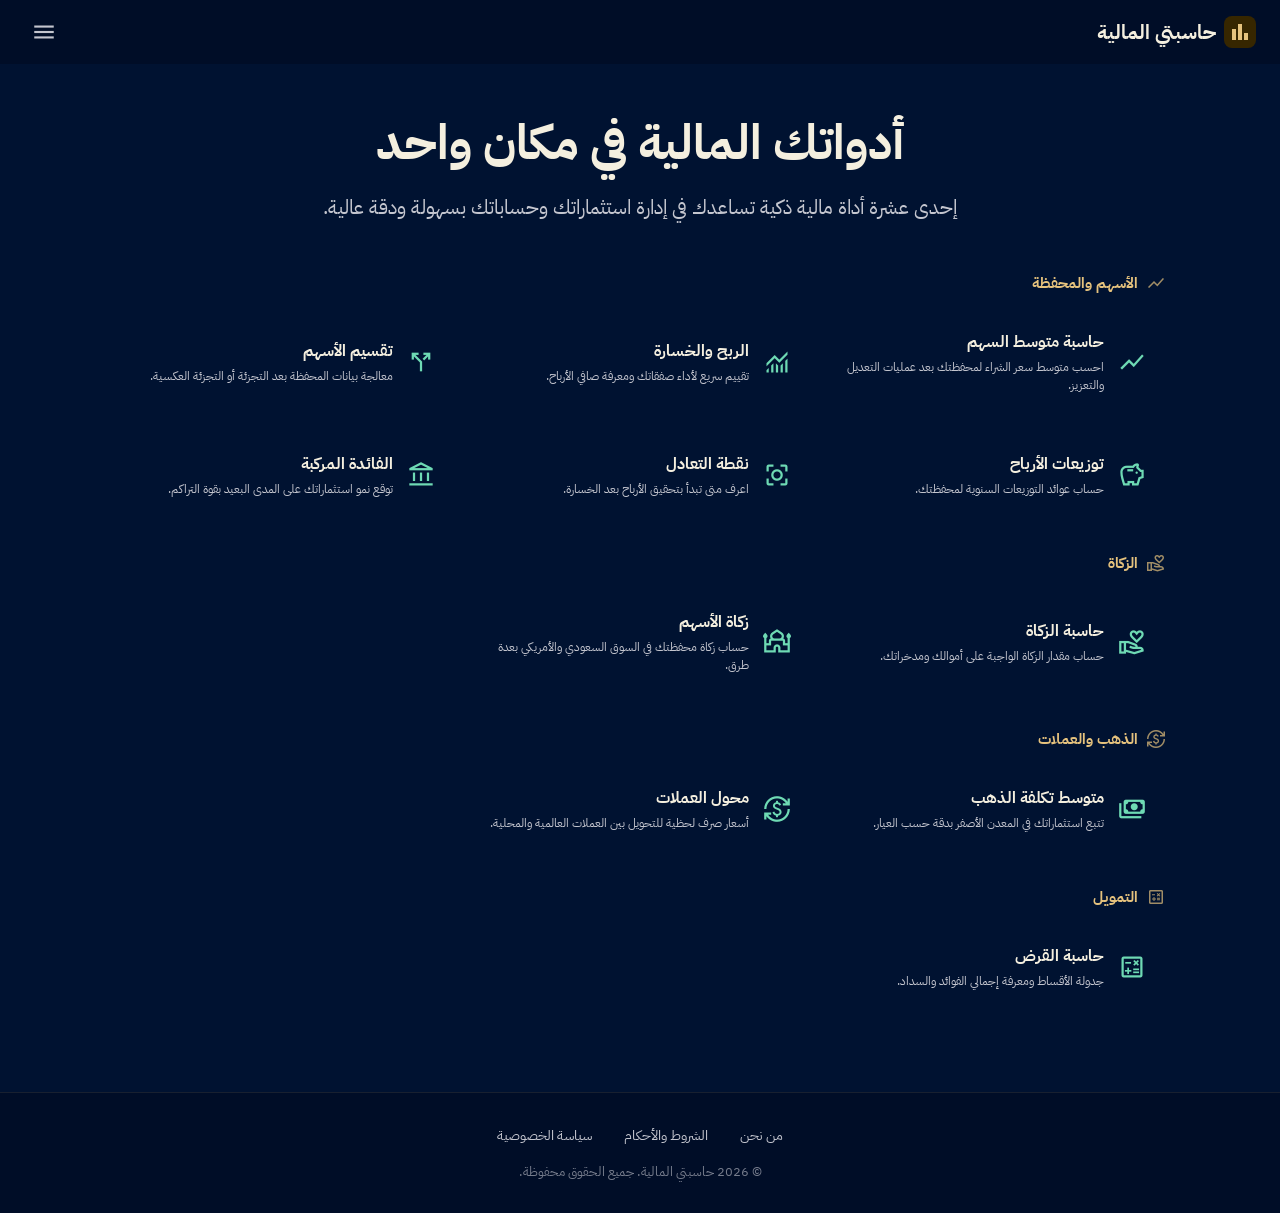
<file: index.html>
<!DOCTYPE html>
<html class="dark" dir="rtl" lang="ar">
<head>
<meta charset="utf-8">
<meta name="viewport" content="width=device-width, initial-scale=1.0, maximum-scale=1.0, user-scalable=no">
<meta name="apple-mobile-web-app-capable" content="yes">
<meta name="apple-mobile-web-app-status-bar-style" content="black-translucent">
<meta name="theme-color" content="#001231">
<title>حاسبتي المالية - الأدوات المالية الذكية</title>
<meta name="description" content="إحدى عشرة أداة مالية ذكية تساعدك في إدارة استثماراتك وحساباتك بسهولة ودقة عالية.">
<meta property="og:title" content="حاسبتي المالية">
<meta property="og:description" content="أدواتك المالية في مكان واحد — إحدى عشرة حاسبة مالية ذكية.">
<meta property="og:url" content="https://www.hasebti.com">
<meta property="og:type" content="website">
<link rel="icon" href="favicon.ico">
<link href="https://fonts.googleapis.com/css2?family=IBM+Plex+Sans+Arabic:wght@400;500;700&display=swap" rel="stylesheet">
<link href="https://fonts.googleapis.com/css2?family=Material+Symbols+Outlined:wght,FILL@100..700,0..1&display=swap" rel="stylesheet">
<link rel="stylesheet" href="shared.css">
<style>
.hero{text-align:center;padding:48px 24px 16px;max-width:900px;margin:0 auto}
.hero h1{font-size:clamp(28px,5vw,48px);font-weight:700;color:var(--cream);margin-bottom:16px;line-height:1.3}
.hero p{font-size:clamp(16px,2.5vw,20px);color:var(--text-sub);max-width:640px;margin:0 auto;line-height:1.7}
.tools-section{padding:32px 24px 48px;max-width:1100px;margin:0 auto}
.cat-block{margin-bottom:32px}
.cat-title{font-size:15px;font-weight:700;color:var(--gold);margin-bottom:14px;display:flex;align-items:center;gap:8px}
.cat-title .material-symbols-outlined{font-size:20px;opacity:0.7}
.tools-grid{display:grid;grid-template-columns:repeat(auto-fill,minmax(280px,1fr));gap:14px}
.tool-card{padding:22px 20px;border-radius:12px;cursor:pointer;transition:all 0.2s;display:flex;gap:14px;align-items:center;text-decoration:none}
.tool-card:hover{background:var(--bg-bright);transform:translateY(-2px)}
.tool-card .material-symbols-outlined{color:var(--teal);font-size:28px;flex-shrink:0}
.tool-card h4{font-size:16px;font-weight:700;color:var(--cream);margin-bottom:4px}
.tool-card p{font-size:12px;color:var(--text-sub);line-height:1.5}
</style>
</head>
<body>

<div class="sidebar-overlay" id="sidebarOverlay" onclick="closeSidebar()"></div>
<nav class="sidebar" id="sidebar">
  <div class="sidebar-header"><span>القائمة</span><button class="sidebar-close" onclick="closeSidebar()"><span class="material-symbols-outlined">close</span></button></div>
  <a class="sidebar-home" href="index.html"><span class="material-symbols-outlined">home</span>الرئيسية</a>
  <div class="sidebar-cat">الأسهم والمحفظة</div>
  <a class="sidebar-link" href="stocks.html"><span class="material-symbols-outlined">show_chart</span>متوسط السهم</a>
  <a class="sidebar-link" href="profit.html"><span class="material-symbols-outlined">monitoring</span>الربح والخسارة</a>
  <a class="sidebar-link" href="split.html"><span class="material-symbols-outlined">call_split</span>تقسيم الأسهم</a>
  <a class="sidebar-link" href="dividend.html"><span class="material-symbols-outlined">savings</span>توزيعات الأرباح</a>
  <a class="sidebar-link" href="breakeven.html"><span class="material-symbols-outlined">center_focus_strong</span>نقطة التعادل</a>
  <a class="sidebar-link" href="compound.html"><span class="material-symbols-outlined">account_balance</span>الفائدة المركبة</a>
  <div class="sidebar-cat">الزكاة</div>
  <a class="sidebar-link" href="zakat.html"><span class="material-symbols-outlined">volunteer_activism</span>حاسبة الزكاة</a>
  <a class="sidebar-link" href="zakats.html"><span class="material-symbols-outlined">mosque</span>زكاة الأسهم</a>
  <div class="sidebar-cat">الذهب والعملات</div>
  <a class="sidebar-link" href="gold.html"><span class="material-symbols-outlined">payments</span>متوسط تكلفة الذهب</a>
  <a class="sidebar-link" href="currency.html"><span class="material-symbols-outlined">currency_exchange</span>محول العملات</a>
  <div class="sidebar-cat">التمويل</div>
  <a class="sidebar-link" href="loan.html"><span class="material-symbols-outlined">calculate</span>حاسبة القرض</a>
  <div class="sidebar-footer">
    <a href="about.html">من نحن</a>
    <a href="terms.html">الشروط والأحكام</a>
    <a href="privacy.html">سياسة الخصوصية</a>
    <div class="sidebar-copy">© 2026 حاسبتي المالية</div>
  </div>
</nav>

<header class="top-bar">
  <a href="index.html" class="logo-wrap"><div class="logo-icon"><span class="material-symbols-outlined">bar_chart</span></div><span>حاسبتي المالية</span></a>
  <button class="menu-btn" onclick="openSidebar()"><span class="material-symbols-outlined">menu</span></button>
</header>

<main>
  <section class="hero">
    <h1>أدواتك المالية في مكان واحد</h1>
    <p>إحدى عشرة أداة مالية ذكية تساعدك في إدارة استثماراتك وحساباتك بسهولة ودقة عالية.</p>
  </section>

  <section class="tools-section">
    <div class="cat-block">
      <div class="cat-title"><span class="material-symbols-outlined">show_chart</span>الأسهم والمحفظة</div>
      <div class="tools-grid">
        <a class="tool-card bg-high" href="stocks.html"><span class="material-symbols-outlined">show_chart</span><div><h4>حاسبة متوسط السهم</h4><p>احسب متوسط سعر الشراء لمحفظتك بعد عمليات التعديل والتعزيز.</p></div></a>
        <a class="tool-card bg-container" href="profit.html"><span class="material-symbols-outlined">monitoring</span><div><h4>الربح والخسارة</h4><p>تقييم سريع لأداء صفقاتك ومعرفة صافي الأرباح.</p></div></a>
        <a class="tool-card bg-low" href="split.html"><span class="material-symbols-outlined">call_split</span><div><h4>تقسيم الأسهم</h4><p>معالجة بيانات المحفظة بعد التجزئة أو التجزئة العكسية.</p></div></a>
        <a class="tool-card bg-highest" href="dividend.html"><span class="material-symbols-outlined">savings</span><div><h4>توزيعات الأرباح</h4><p>حساب عوائد التوزيعات السنوية لمحفظتك.</p></div></a>
        <a class="tool-card bg-high" href="breakeven.html"><span class="material-symbols-outlined">center_focus_strong</span><div><h4>نقطة التعادل</h4><p>اعرف متى تبدأ بتحقيق الأرباح بعد الخسارة.</p></div></a>
        <a class="tool-card bg-container" href="compound.html"><span class="material-symbols-outlined">account_balance</span><div><h4>الفائدة المركبة</h4><p>توقع نمو استثماراتك على المدى البعيد بقوة التراكم.</p></div></a>
      </div>
    </div>

    <div class="cat-block">
      <div class="cat-title"><span class="material-symbols-outlined">volunteer_activism</span>الزكاة</div>
      <div class="tools-grid">
        <a class="tool-card bg-container" href="zakat.html"><span class="material-symbols-outlined">volunteer_activism</span><div><h4>حاسبة الزكاة</h4><p>حساب مقدار الزكاة الواجبة على أموالك ومدخراتك.</p></div></a>
        <a class="tool-card bg-highest" href="zakats.html"><span class="material-symbols-outlined">mosque</span><div><h4>زكاة الأسهم</h4><p>حساب زكاة محفظتك في السوق السعودي والأمريكي بعدة طرق.</p></div></a>
      </div>
    </div>

    <div class="cat-block">
      <div class="cat-title"><span class="material-symbols-outlined">currency_exchange</span>الذهب والعملات</div>
      <div class="tools-grid">
        <a class="tool-card bg-low" href="gold.html"><span class="material-symbols-outlined">payments</span><div><h4>متوسط تكلفة الذهب</h4><p>تتبع استثماراتك في المعدن الأصفر بدقة حسب العيار.</p></div></a>
        <a class="tool-card bg-container" href="currency.html"><span class="material-symbols-outlined">currency_exchange</span><div><h4>محول العملات</h4><p>أسعار صرف لحظية للتحويل بين العملات العالمية والمحلية.</p></div></a>
      </div>
    </div>

    <div class="cat-block">
      <div class="cat-title"><span class="material-symbols-outlined">calculate</span>التمويل</div>
      <div class="tools-grid">
        <a class="tool-card bg-high" href="loan.html"><span class="material-symbols-outlined">calculate</span><div><h4>حاسبة القرض</h4><p>جدولة الأقساط ومعرفة إجمالي الفوائد والسداد.</p></div></a>
      </div>
    </div>
  </section>
</main>

<footer class="site-footer">
  <div class="footer-links">
    <a href="about.html">من نحن</a>
    <a href="terms.html">الشروط والأحكام</a>
    <a href="privacy.html">سياسة الخصوصية</a>
  </div>
  <div class="footer-copy">© 2026 حاسبتي المالية. جميع الحقوق محفوظة.</div>
</footer>

<script src="shared.js"></script>
</body>
</html>
</file>
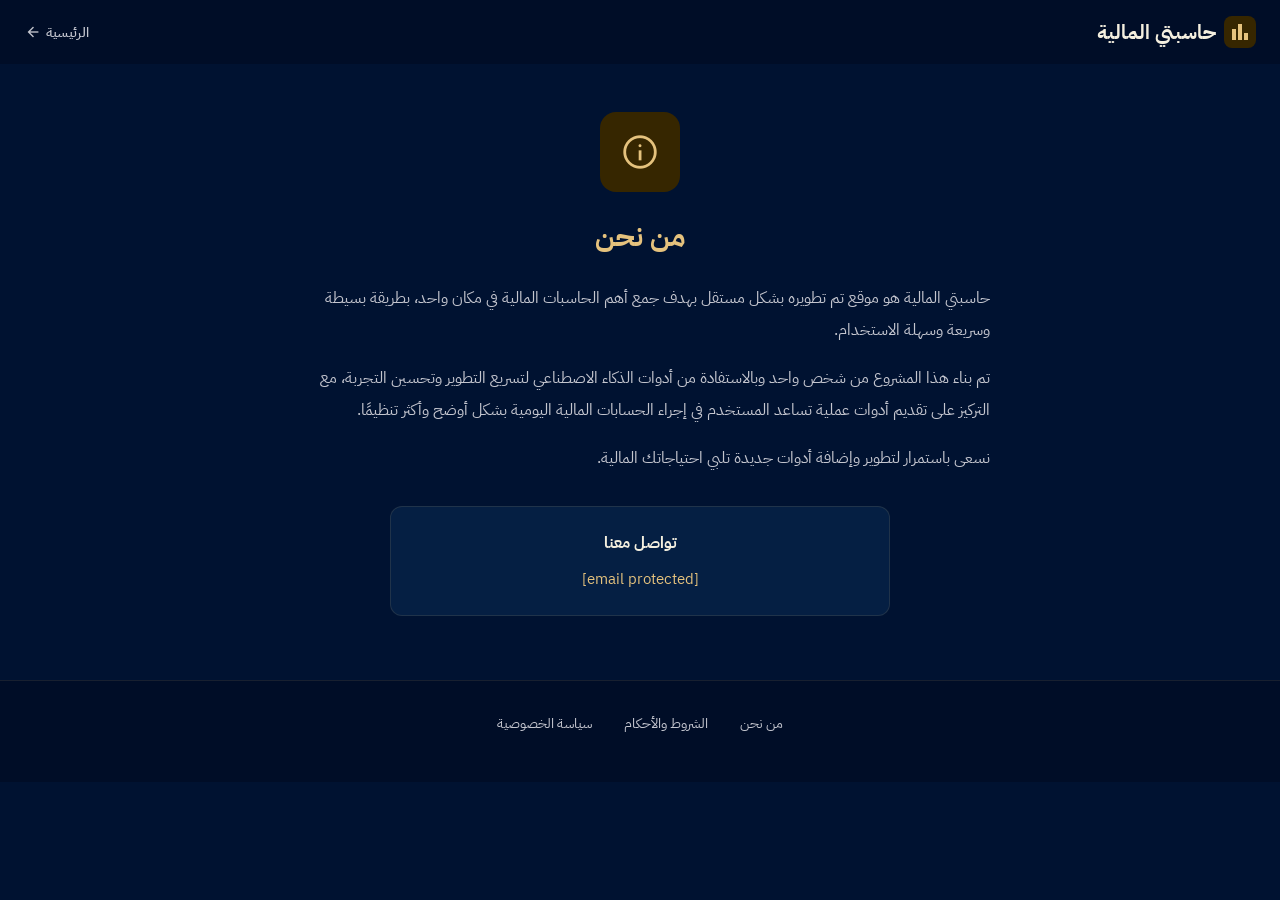
<file: about.html>
<!DOCTYPE html>
<html class="dark" dir="rtl" lang="ar">
<head>
<meta charset="utf-8">
<meta name="viewport" content="width=device-width, initial-scale=1.0">
<meta name="theme-color" content="#001231">
<title>من نحن - حاسبتي المالية</title>
<link rel="icon" href="favicon.ico">
<link href="https://fonts.googleapis.com/css2?family=IBM+Plex+Sans+Arabic:wght@400;500;700&display=swap" rel="stylesheet">
<link href="https://fonts.googleapis.com/css2?family=Material+Symbols+Outlined:wght,FILL@100..700,0..1&display=swap" rel="stylesheet">
<style>
*{box-sizing:border-box;margin:0;padding:0}
body{background:#001231;color:#d7e2ff;font-family:'IBM Plex Sans Arabic',sans-serif;min-height:100vh;direction:rtl}
.top-bar{background:#000d27;display:flex;justify-content:space-between;align-items:center;padding:0 24px;height:64px;position:sticky;top:0;z-index:50}
.logo-wrap{display:flex;align-items:center;gap:8px;font-size:20px;font-weight:700;color:#F4EFDF;text-decoration:none}
.logo-icon{background:#362600;padding:4px;border-radius:8px;display:flex;align-items:center;justify-content:center}
.logo-icon .material-symbols-outlined{color:#e5c27d;font-size:24px}
.back-link{display:flex;align-items:center;gap:4px;color:#c4c6cf;text-decoration:none;font-size:14px;font-weight:500;transition:color 0.2s}
.back-link:hover{color:#e5c27d}
.content{max-width:800px;margin:0 auto;padding:48px 24px 64px;text-align:center}
.about-icon{width:80px;height:80px;border-radius:16px;background:#362600;display:flex;align-items:center;justify-content:center;margin:0 auto 24px}
.about-icon .material-symbols-outlined{color:#e5c27d;font-size:40px}
.content h1{font-size:28px;font-weight:700;color:#e5c27d;margin-bottom:24px}
.content p{font-size:16px;line-height:2;color:#c4c6cf;margin-bottom:16px;text-align:right;max-width:700px;margin-left:auto;margin-right:auto}
.contact-box{background:#051f43;border:0.5px solid rgba(229,194,125,0.12);border-radius:12px;padding:24px;margin-top:32px;max-width:500px;margin-left:auto;margin-right:auto}
.contact-box h3{font-size:16px;font-weight:700;color:#F4EFDF;margin-bottom:12px}
.contact-box a{color:#e5c27d;text-decoration:none;font-size:15px}
.contact-box a:hover{color:#ffdea1}
.site-footer{background:#000d27;padding:32px 24px;text-align:center;border-top:0.5px solid rgba(229,194,125,0.1)}
.footer-links{display:flex;justify-content:center;gap:32px;margin-bottom:16px;flex-wrap:wrap}
.footer-links a{color:#c4c6cf;text-decoration:none;font-size:14px;transition:color 0.2s}
.footer-links a:hover{color:#e5c27d}
.footer-copy{color:#c4c6cf;font-size:13px;opacity:0.6}
</style>
</head>
<body>

<header class="top-bar">
  <a href="index.html" class="logo-wrap"><div class="logo-icon"><span class="material-symbols-outlined">bar_chart</span></div><span>حاسبتي المالية</span></a>
  <a href="index.html" class="back-link"><span>الرئيسية</span><span class="material-symbols-outlined" style="font-size:18px">arrow_back</span></a>
</header>

<div class="content">
  <div class="about-icon"><span class="material-symbols-outlined">info</span></div>
  <h1>من نحن</h1>
  <p>حاسبتي المالية هو موقع تم تطويره بشكل مستقل بهدف جمع أهم الحاسبات المالية في مكان واحد، بطريقة بسيطة وسريعة وسهلة الاستخدام.</p>
  <p>تم بناء هذا المشروع من شخص واحد وبالاستفادة من أدوات الذكاء الاصطناعي لتسريع التطوير وتحسين التجربة، مع التركيز على تقديم أدوات عملية تساعد المستخدم في إجراء الحسابات المالية اليومية بشكل أوضح وأكثر تنظيمًا.</p>
  <p>نسعى باستمرار لتطوير وإضافة أدوات جديدة تلبي احتياجاتك المالية.</p>

  <div class="contact-box">
    <h3>تواصل معنا</h3>
    <a href="/cdn-cgi/l/email-protection#284b47465c494b5c6840495b4d4a5c41064b4745"><span class="__cf_email__" data-cfemail="40232f2e3421233400282133252234296e232f2d">[email&#160;protected]</span></a>
  </div>
</div>

<footer class="site-footer">
  <div class="footer-links">
    <a href="about.html">من نحن</a>
    <a href="terms.html">الشروط والأحكام</a>
    <a href="privacy.html">سياسة الخصوصية</a>
  </d
</file>
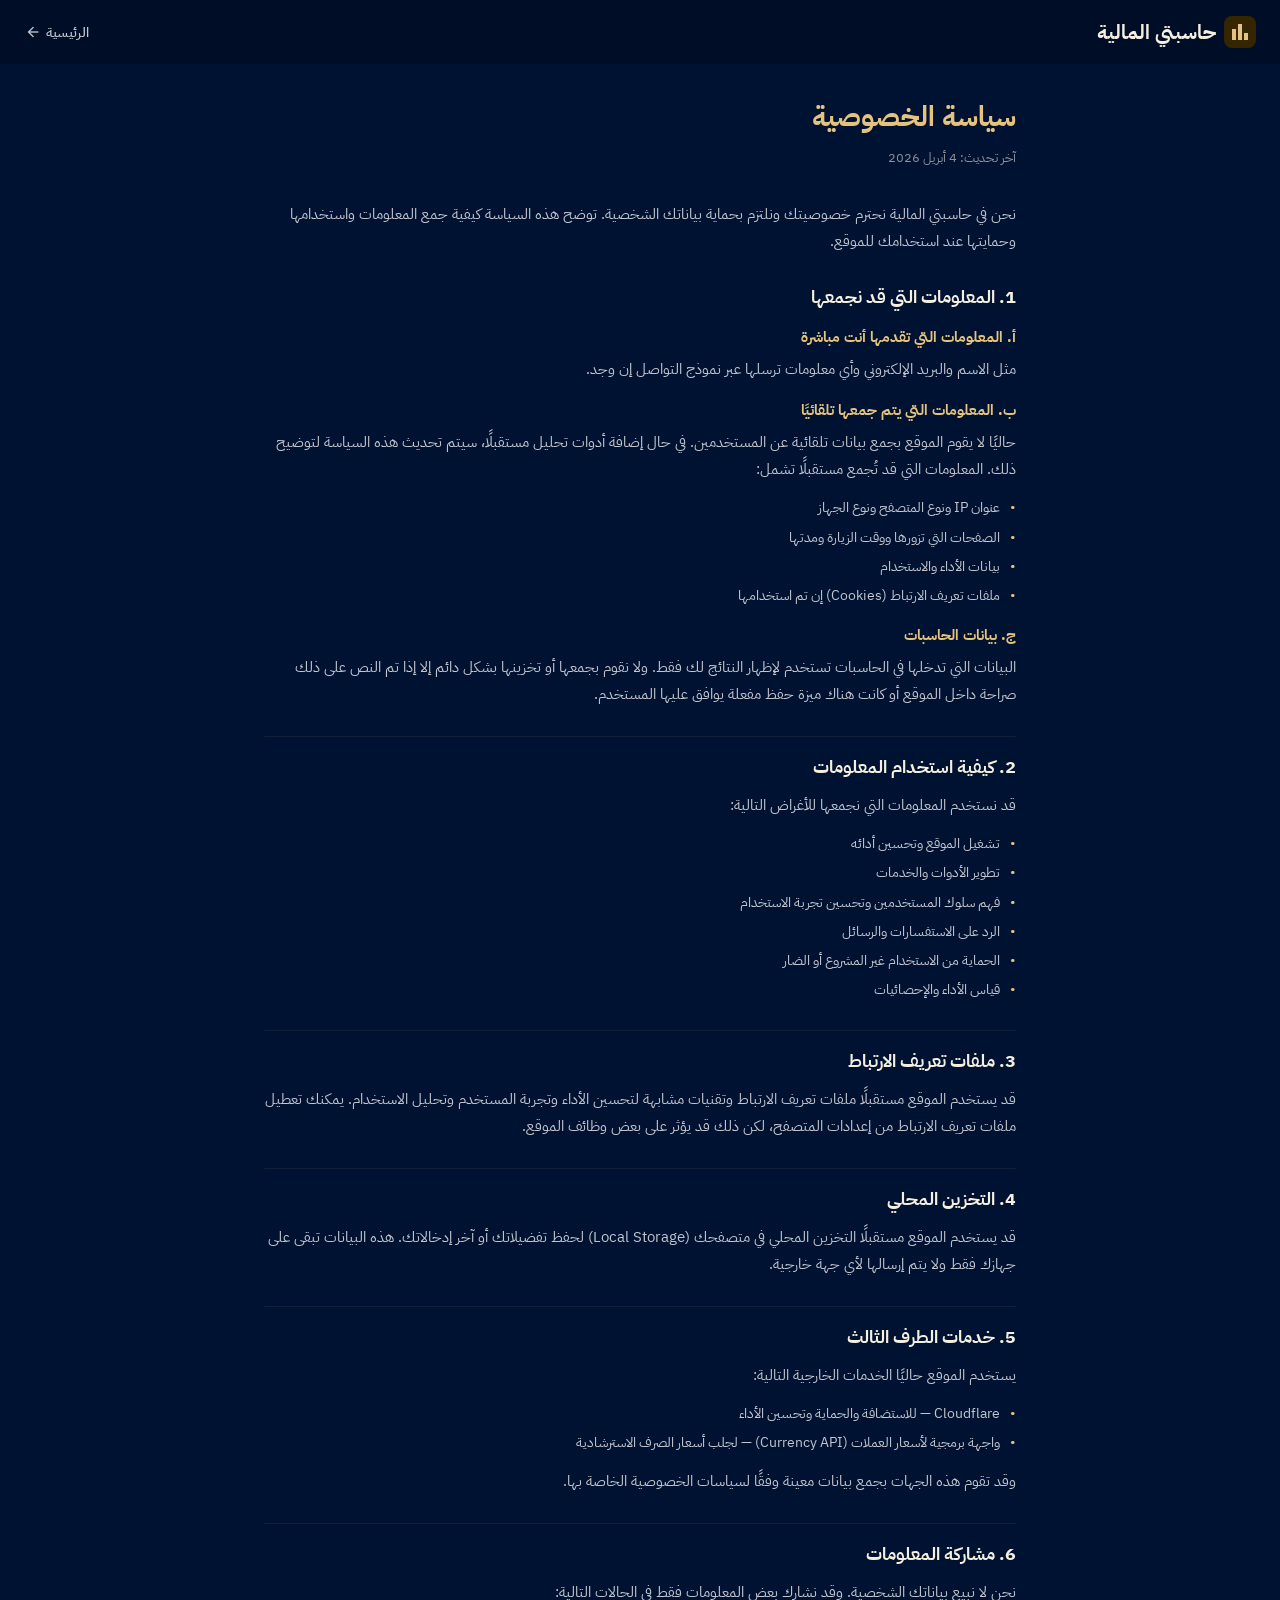
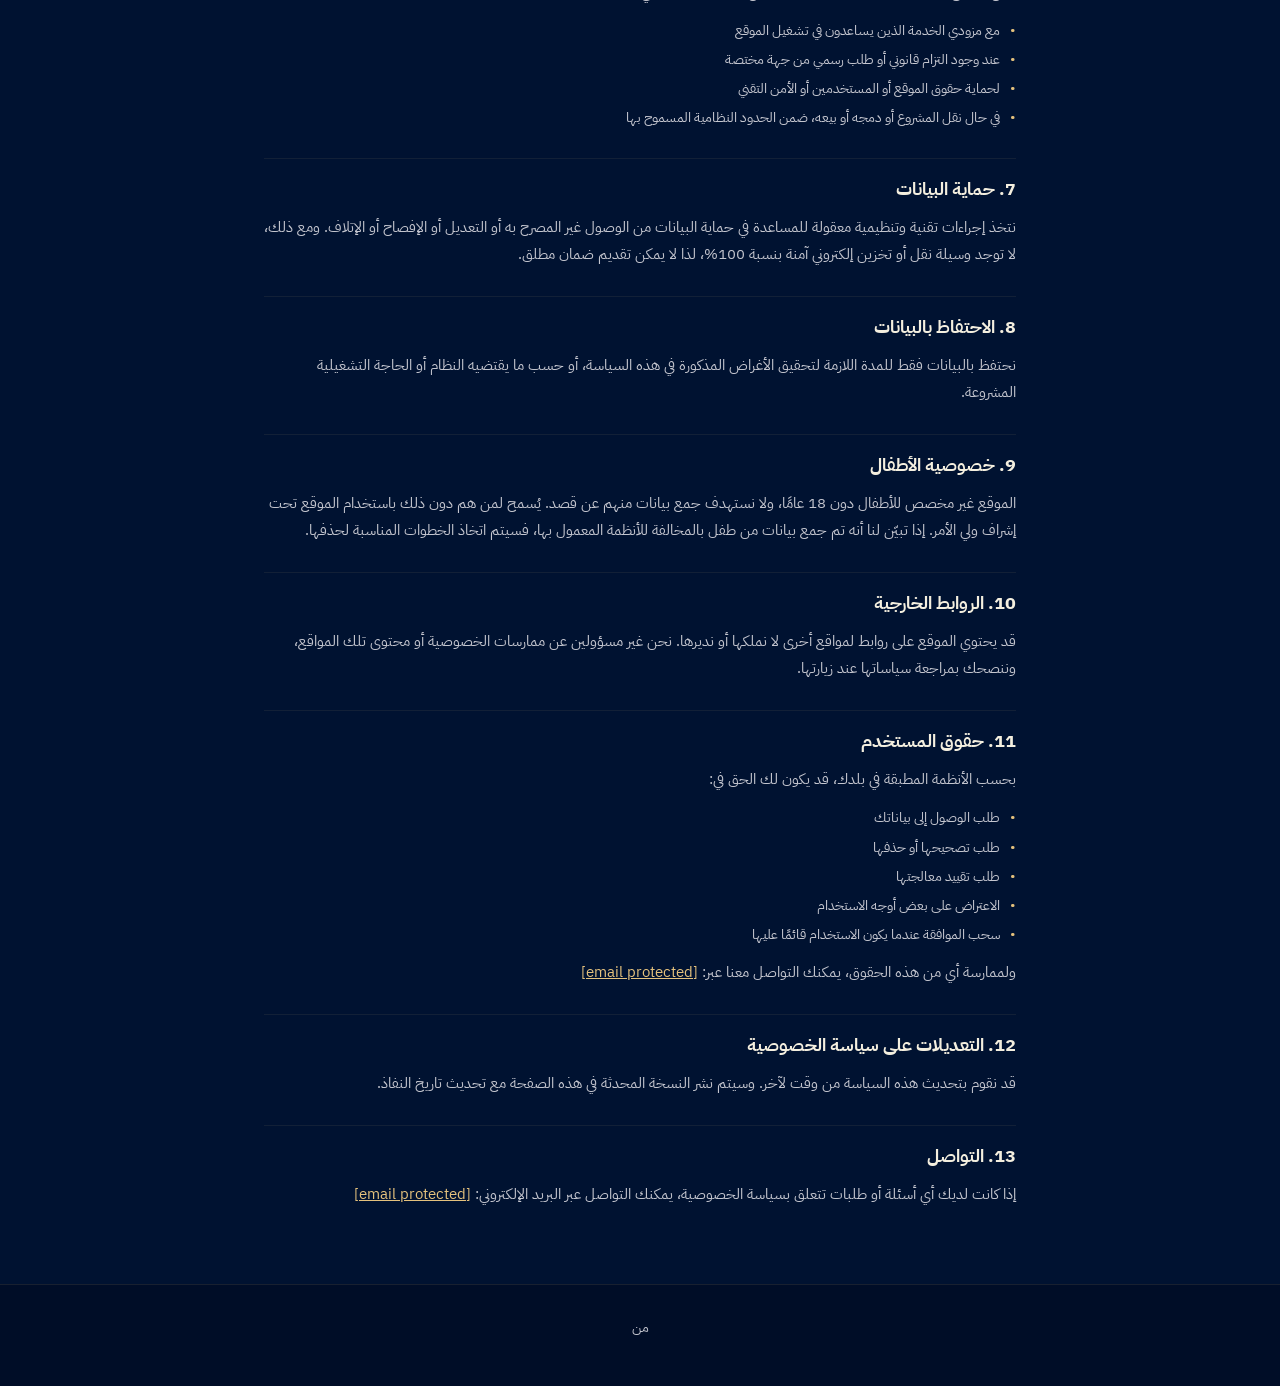
<file: privacy.html>
<!DOCTYPE html>
<html class="dark" dir="rtl" lang="ar">
<head>
<meta charset="utf-8">
<meta name="viewport" content="width=device-width, initial-scale=1.0">
<meta name="theme-color" content="#001231">
<title>سياسة الخصوصية - حاسبتي المالية</title>
<link rel="icon" href="favicon.ico">
<link href="https://fonts.googleapis.com/css2?family=IBM+Plex+Sans+Arabic:wght@400;500;700&display=swap" rel="stylesheet">
<link href="https://fonts.googleapis.com/css2?family=Material+Symbols+Outlined:wght,FILL@100..700,0..1&display=swap" rel="stylesheet">
<style>
*{box-sizing:border-box;margin:0;padding:0}
body{background:#001231;color:#d7e2ff;font-family:'IBM Plex Sans Arabic',sans-serif;min-height:100vh;direction:rtl}
.top-bar{background:#000d27;display:flex;justify-content:space-between;align-items:center;padding:0 24px;height:64px;position:sticky;top:0;z-index:50}
.logo-wrap{display:flex;align-items:center;gap:8px;font-size:20px;font-weight:700;color:#F4EFDF;text-decoration:none}
.logo-icon{background:#362600;padding:4px;border-radius:8px;display:flex;align-items:center;justify-content:center}
.logo-icon .material-symbols-outlined{color:#e5c27d;font-size:24px}
.back-link{display:flex;align-items:center;gap:4px;color:#c4c6cf;text-decoration:none;font-size:14px;font-weight:500;transition:color 0.2s}
.back-link:hover{color:#e5c27d}
.content{max-width:800px;margin:0 auto;padding:32px 24px 64px}
.content h1{font-size:28px;font-weight:700;color:#e5c27d;margin-bottom:8px}
.content .date{font-size:13px;color:#8e9099;margin-bottom:32px}
.content h2{font-size:18px;font-weight:700;color:#F4EFDF;margin:28px 0 12px;padding-top:16px;border-top:0.5px solid rgba(229,194,125,0.08)}
.content h2:first-of-type{border-top:none;padding-top:0}
.content h3{font-size:15px;font-weight:700;color:#e5c27d;margin:16px 0 8px}
.content p{font-size:15px;line-height:1.8;color:#c4c6cf;margin-bottom:12px}
.content ul{list-style:none;padding:0;margin:0 0 12px}
.content ul li{font-size:14px;line-height:1.8;color:#c4c6cf;padding-right:16px;position:relative;margin-bottom:4px}
.content ul li::before{content:'•';position:absolute;right:0;color:#e5c27d}
.site-footer{background:#000d27;padding:32px 24px;text-align:center;border-top:0.5px solid rgba(229,194,125,0.1)}
.footer-links{display:flex;justify-content:center;gap:32px;margin-bottom:16px;flex-wrap:wrap}
.footer-links a{color:#c4c6cf;text-decoration:none;font-size:14px;transition:color 0.2s}
.footer-links a:hover{color:#e5c27d}
.footer-copy{color:#c4c6cf;font-size:13px;opacity:0.6}
</style>
</head>
<body>

<header class="top-bar">
  <a href="index.html" class="logo-wrap"><div class="logo-icon"><span class="material-symbols-outlined">bar_chart</span></div><span>حاسبتي المالية</span></a>
  <a href="index.html" class="back-link"><span>الرئيسية</span><span class="material-symbols-outlined" style="font-size:18px">arrow_back</span></a>
</header>

<div class="content">
<h1>سياسة الخصوصية</h1>
<p class="date">آخر تحديث: 4 أبريل 2026</p>

<p>نحن في حاسبتي المالية نحترم خصوصيتك ونلتزم بحماية بياناتك الشخصية. توضح هذه السياسة كيفية جمع المعلومات واستخدامها وحمايتها عند استخدامك للموقع.</p>

<h2>1. المعلومات التي قد نجمعها</h2>

<h3>أ. المعلومات التي تقدمها أنت مباشرة</h3>
<p>مثل الاسم والبريد الإلكتروني وأي معلومات ترسلها عبر نموذج التواصل إن وجد.</p>

<h3>ب. المعلومات التي يتم جمعها تلقائيًا</h3>
<p>حاليًا لا يقوم الموقع بجمع بيانات تلقائية عن المستخدمين. في حال إضافة أدوات تحليل مستقبلًا، سيتم تحديث هذه السياسة لتوضيح ذلك. المعلومات التي قد تُجمع مستقبلًا تشمل:</p>
<ul>
  <li>عنوان IP ونوع المتصفح ونوع الجهاز</li>
  <li>الصفحات التي تزورها ووقت الزيارة ومدتها</li>
  <li>بيانات الأداء والاستخدام</li>
  <li>ملفات تعريف الارتباط (Cookies) إن تم استخدامها</li>
</ul>

<h3>ج. بيانات الحاسبات</h3>
<p>البيانات التي تدخلها في الحاسبات تستخدم لإظهار النتائج لك فقط. ولا نقوم بجمعها أو تخزينها بشكل دائم إلا إذا تم النص على ذلك صراحة داخل الموقع أو كانت هناك ميزة حفظ مفعلة يوافق عليها المستخدم.</p>

<h2>2. كيفية استخدام المعلومات</h2>
<p>قد نستخدم المعلومات التي نجمعها للأغراض التالية:</p>
<ul>
  <li>تشغيل الموقع وتحسين أدائه</li>
  <li>تطوير الأدوات والخدمات</li>
  <li>فهم سلوك المستخدمين وتحسين تجربة الاستخدام</li>
  <li>الرد على الاستفسارات والرسائل</li>
  <li>الحماية من الاستخدام غير المشروع أو الضار</li>
  <li>قياس الأداء والإحصائيات</li>
</ul>

<h2>3. ملفات تعريف الارتباط</h2>
<p>قد يستخدم الموقع مستقبلًا ملفات تعريف الارتباط وتقنيات مشابهة لتحسين الأداء وتجربة المستخدم وتحليل الاستخدام. يمكنك تعطيل ملفات تعريف الارتباط من إعدادات المتصفح، لكن ذلك قد يؤثر على بعض وظائف الموقع.</p>

<h2>4. التخزين المحلي</h2>
<p>قد يستخدم الموقع مستقبلًا التخزين المحلي في متصفحك (Local Storage) لحفظ تفضيلاتك أو آخر إدخالاتك. هذه البيانات تبقى على جهازك فقط ولا يتم إرسالها لأي جهة خارجية.</p>

<h2>5. خدمات الطرف الثالث</h2>
<p>يستخدم الموقع حاليًا الخدمات الخارجية التالية:</p>
<ul>
  <li>Cloudflare — للاستضافة والحماية وتحسين الأداء</li>
  <li>واجهة برمجية لأسعار العملات (Currency API) — لجلب أسعار الصرف الاسترشادية</li>
</ul>
<p>وقد تقوم هذه الجهات بجمع بيانات معينة وفقًا لسياسات الخصوصية الخاصة بها.</p>

<h2>6. مشاركة المعلومات</h2>
<p>نحن لا نبيع بياناتك الشخصية. وقد نشارك بعض المعلومات فقط في الحالات التالية:</p>
<ul>
  <li>مع مزودي الخدمة الذين يساعدون في تشغيل الموقع</li>
  <li>عند وجود التزام قانوني أو طلب رسمي من جهة مختصة</li>
  <li>لحماية حقوق الموقع أو المستخدمين أو الأمن التقني</li>
  <li>في حال نقل المشروع أو دمجه أو بيعه، ضمن الحدود النظامية المسموح بها</li>
</ul>

<h2>7. حماية البيانات</h2>
<p>نتخذ إجراءات تقنية وتنظيمية معقولة للمساعدة في حماية البيانات من الوصول غير المصرح به أو التعديل أو الإفصاح أو الإتلاف. ومع ذلك، لا توجد وسيلة نقل أو تخزين إلكتروني آمنة بنسبة 100%، لذا لا يمكن تقديم ضمان مطلق.</p>

<h2>8. الاحتفاظ بالبيانات</h2>
<p>نحتفظ بالبيانات فقط للمدة اللازمة لتحقيق الأغراض المذكورة في هذه السياسة، أو حسب ما يقتضيه النظام أو الحاجة التشغيلية المشروعة.</p>

<h2>9. خصوصية الأطفال</h2>
<p>الموقع غير مخصص للأطفال دون 18 عامًا، ولا نستهدف جمع بيانات منهم عن قصد. يُسمح لمن هم دون ذلك باستخدام الموقع تحت إشراف ولي الأمر. إذا تبيّن لنا أنه تم جمع بيانات من طفل بالمخالفة للأنظمة المعمول بها، فسيتم اتخاذ الخطوات المناسبة لحذفها.</p>

<h2>10. الروابط الخارجية</h2>
<p>قد يحتوي الموقع على روابط لمواقع أخرى لا نملكها أو نديرها. نحن غير مسؤولين عن ممارسات الخصوصية أو محتوى تلك المواقع، وننصحك بمراجعة سياساتها عند زيارتها.</p>

<h2>11. حقوق المستخدم</h2>
<p>بحسب الأنظمة المطبقة في بلدك، قد يكون لك الحق في:</p>
<ul>
  <li>طلب الوصول إلى بياناتك</li>
  <li>طلب تصحيحها أو حذفها</li>
  <li>طلب تقييد معالجتها</li>
  <li>الاعتراض على بعض أوجه الاستخدام</li>
  <li>سحب الموافقة عندما يكون الاستخدام قائمًا عليها</li>
</ul>
<p>ولممارسة أي من هذه الحقوق، يمكنك التواصل معنا عبر: <a href="/cdn-cgi/l/email-protection#7e1d11100a1f1d0a3e161f0d1b1c0a17501d1113" style="color:#e5c27d"><span class="__cf_email__" data-cfemail="a1c2cecfd5c0c2d5e1c9c0d2c4c3d5c88fc2cecc">[email&#160;protected]</span></a></p>

<h2>12. التعديلات على سياسة الخصوصية</h2>
<p>قد نقوم بتحديث هذه السياسة من وقت لآخر. وسيتم نشر النسخة المحدثة في هذه الصفحة مع تحديث تاريخ النفاذ.</p>

<h2>13. التواصل</h2>
<p>إذا كانت لديك أي أسئلة أو طلبات تتعلق بسياسة الخصوصية، يمكنك التواصل عبر البريد الإلكتروني: <a href="/cdn-cgi/l/email-protection#6b0804051f0a081f2b030a180e091f0245080406" style="color:#e5c27d"><span class="__cf_email__" data-cfemail="54373b3a20353720143c35273136203d7a373b39">[email&#160;protected]</span></a></p>
</div>

<footer class="site-footer">
  <div class="footer-links">
    <a href="about.html">من
</file>
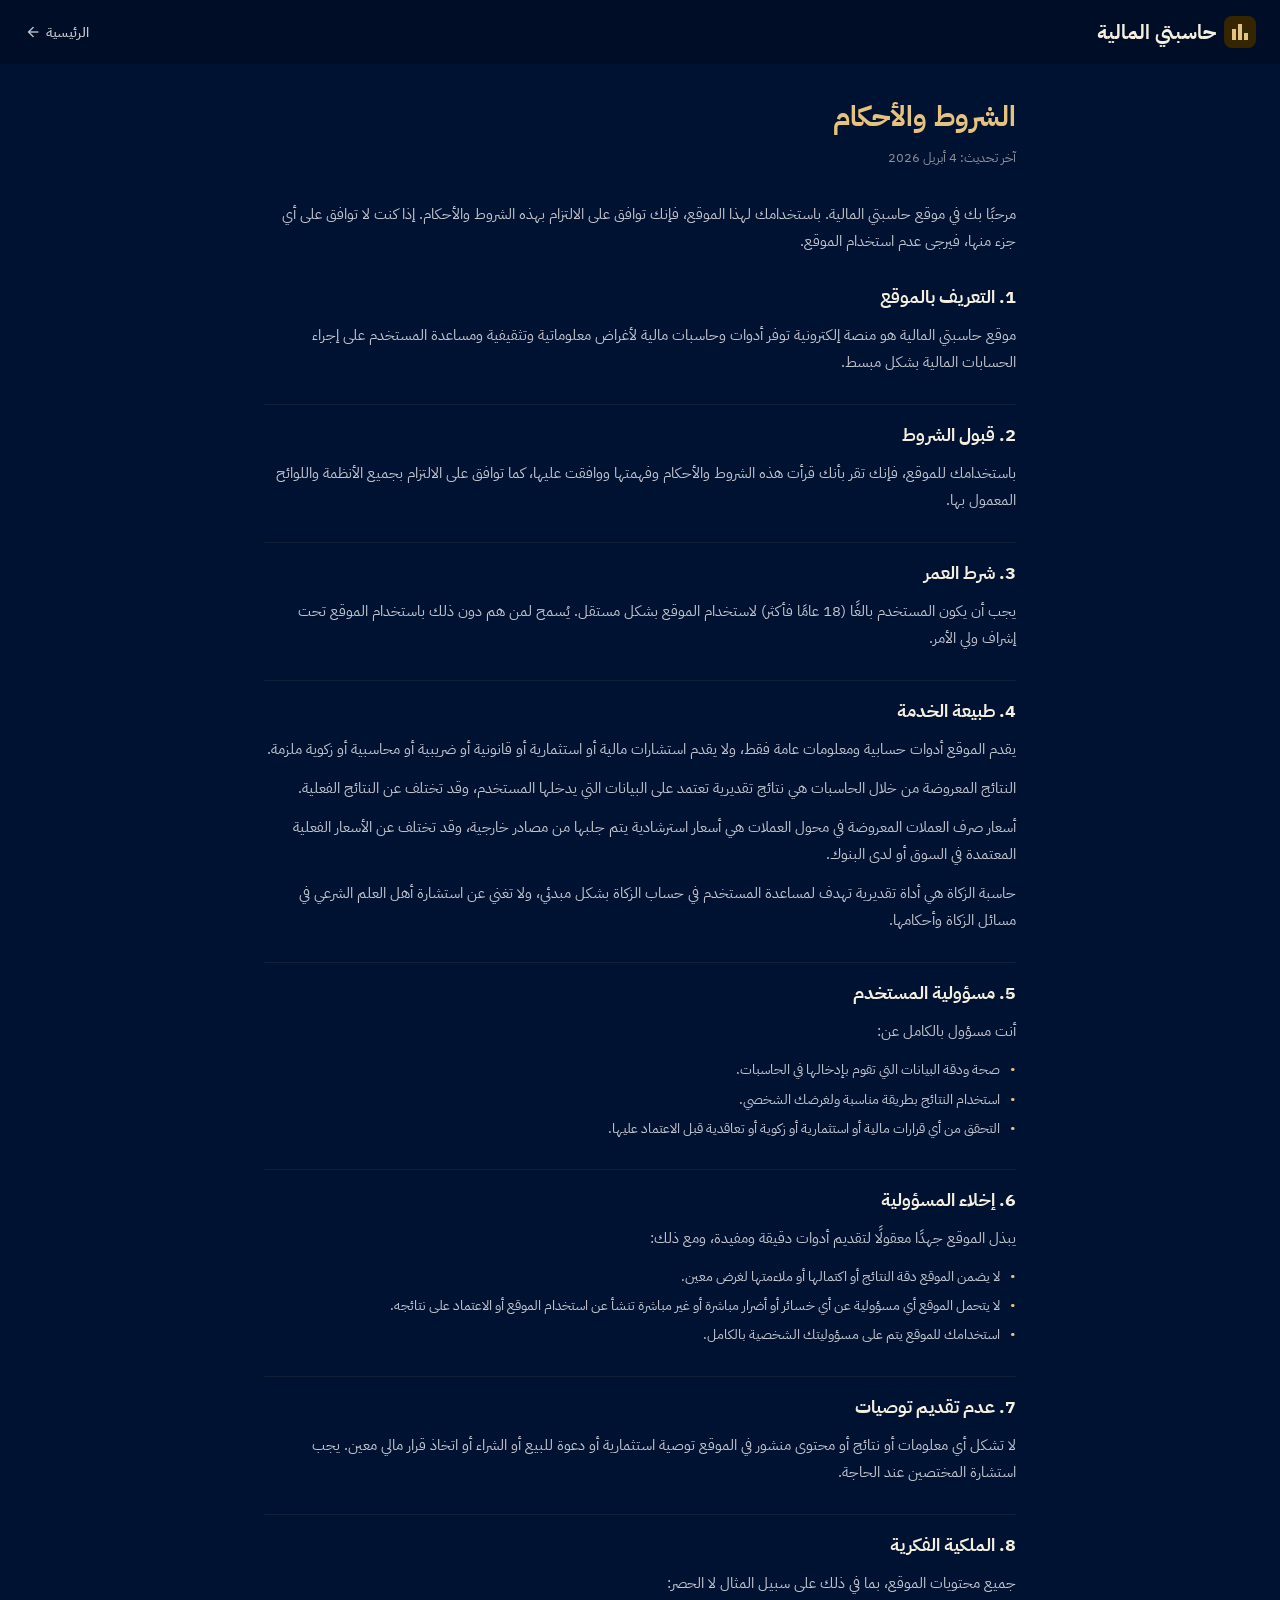
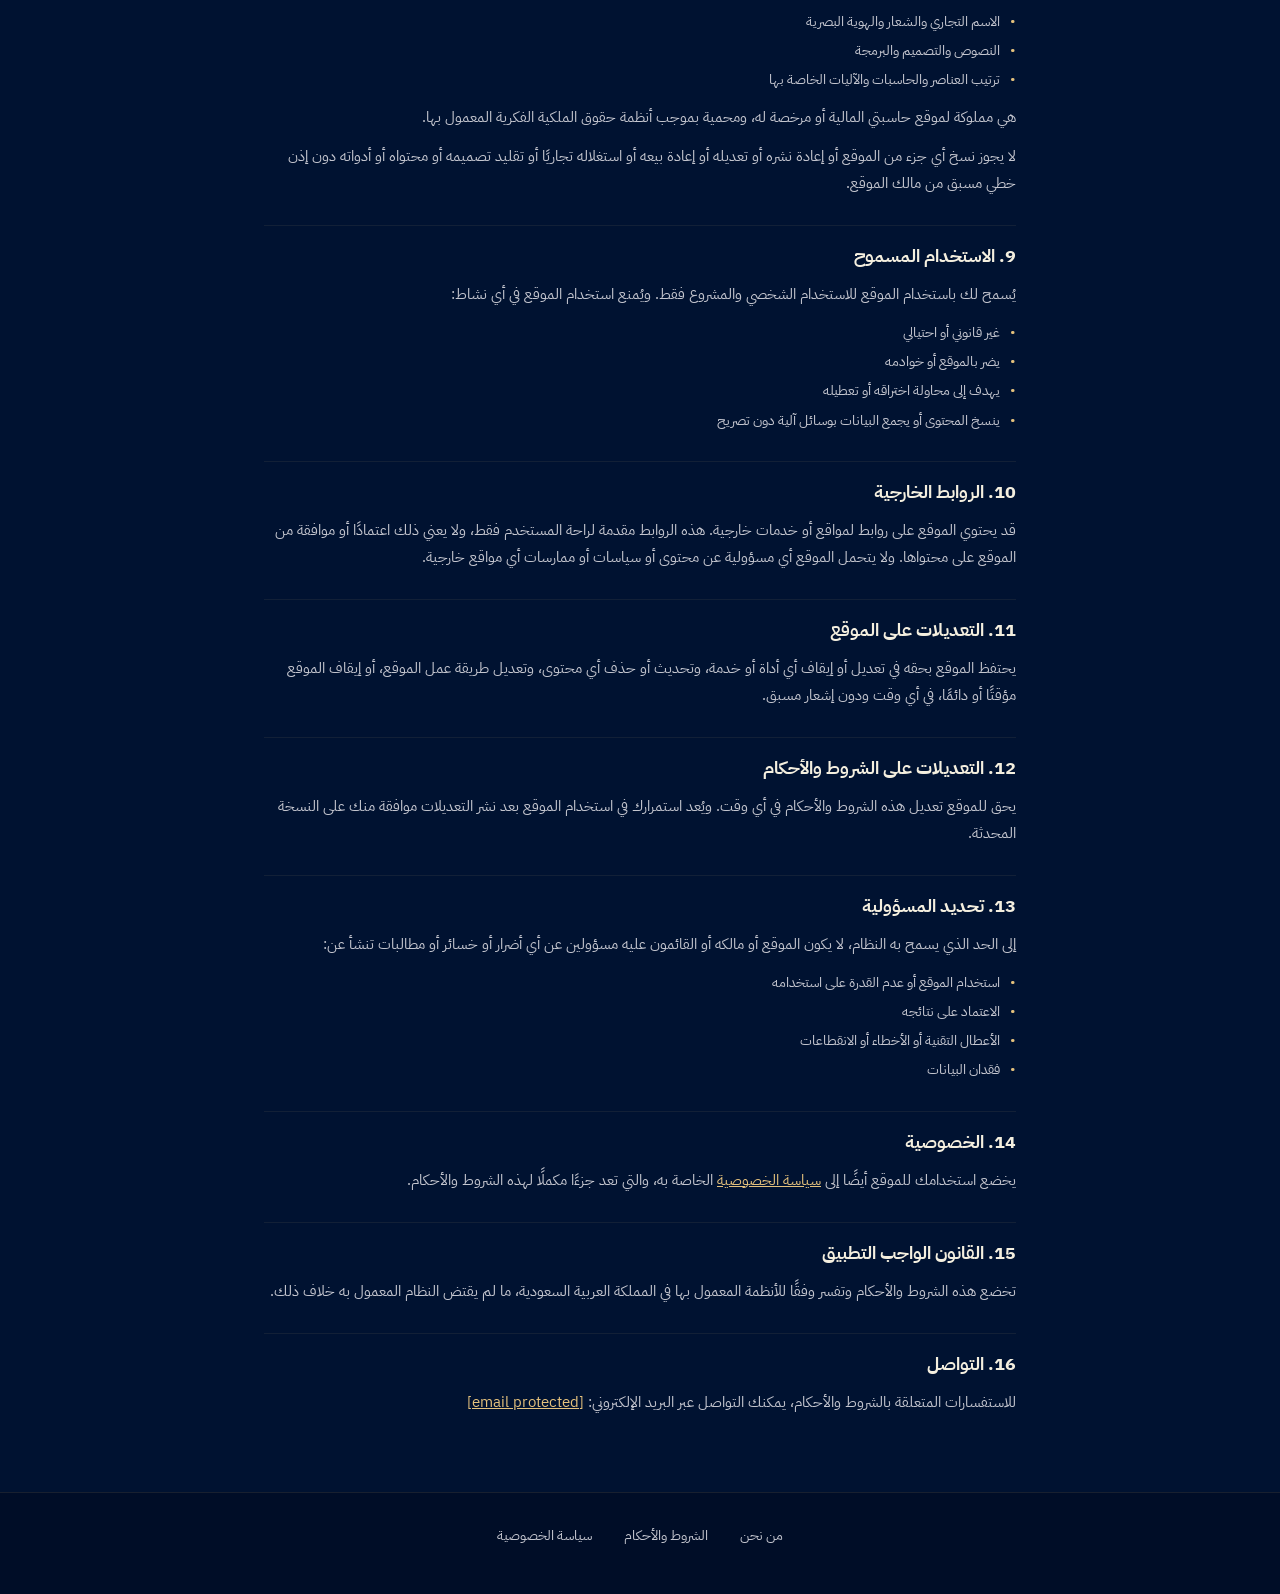
<file: terms.html>
<!DOCTYPE html>
<html class="dark" dir="rtl" lang="ar">
<head>
<meta charset="utf-8">
<meta name="viewport" content="width=device-width, initial-scale=1.0">
<meta name="theme-color" content="#001231">
<title>الشروط والأحكام - حاسبتي المالية</title>
<link rel="icon" href="favicon.ico">
<link href="https://fonts.googleapis.com/css2?family=IBM+Plex+Sans+Arabic:wght@400;500;700&display=swap" rel="stylesheet">
<link href="https://fonts.googleapis.com/css2?family=Material+Symbols+Outlined:wght,FILL@100..700,0..1&display=swap" rel="stylesheet">
<style>
*{box-sizing:border-box;margin:0;padding:0}
body{background:#001231;color:#d7e2ff;font-family:'IBM Plex Sans Arabic',sans-serif;min-height:100vh;direction:rtl}
.top-bar{background:#000d27;display:flex;justify-content:space-between;align-items:center;padding:0 24px;height:64px;position:sticky;top:0;z-index:50}
.logo-wrap{display:flex;align-items:center;gap:8px;font-size:20px;font-weight:700;color:#F4EFDF;text-decoration:none}
.logo-icon{background:#362600;padding:4px;border-radius:8px;display:flex;align-items:center;justify-content:center}
.logo-icon .material-symbols-outlined{color:#e5c27d;font-size:24px}
.back-link{display:flex;align-items:center;gap:4px;color:#c4c6cf;text-decoration:none;font-size:14px;font-weight:500;transition:color 0.2s}
.back-link:hover{color:#e5c27d}
.content{max-width:800px;margin:0 auto;padding:32px 24px 64px}
.content h1{font-size:28px;font-weight:700;color:#e5c27d;margin-bottom:8px}
.content .date{font-size:13px;color:#8e9099;margin-bottom:32px}
.content h2{font-size:18px;font-weight:700;color:#F4EFDF;margin:28px 0 12px;padding-top:16px;border-top:0.5px solid rgba(229,194,125,0.08)}
.content h2:first-of-type{border-top:none;padding-top:0}
.content p{font-size:15px;line-height:1.8;color:#c4c6cf;margin-bottom:12px}
.content ul{list-style:none;padding:0;margin:0 0 12px}
.content ul li{font-size:14px;line-height:1.8;color:#c4c6cf;padding-right:16px;position:relative;margin-bottom:4px}
.content ul li::before{content:'•';position:absolute;right:0;color:#e5c27d}
.site-footer{background:#000d27;padding:32px 24px;text-align:center;border-top:0.5px solid rgba(229,194,125,0.1)}
.footer-links{display:flex;justify-content:center;gap:32px;margin-bottom:16px;flex-wrap:wrap}
.footer-links a{color:#c4c6cf;text-decoration:none;font-size:14px;transition:color 0.2s}
.footer-links a:hover{color:#e5c27d}
.footer-copy{color:#c4c6cf;font-size:13px;opacity:0.6}
</style>
</head>
<body>

<header class="top-bar">
  <a href="index.html" class="logo-wrap"><div class="logo-icon"><span class="material-symbols-outlined">bar_chart</span></div><span>حاسبتي المالية</span></a>
  <a href="index.html" class="back-link"><span>الرئيسية</span><span class="material-symbols-outlined" style="font-size:18px">arrow_back</span></a>
</header>

<div class="content">
<h1>الشروط والأحكام</h1>
<p class="date">آخر تحديث: 4 أبريل 2026</p>

<p>مرحبًا بك في موقع حاسبتي المالية. باستخدامك لهذا الموقع، فإنك توافق على الالتزام بهذه الشروط والأحكام. إذا كنت لا توافق على أي جزء منها، فيرجى عدم استخدام الموقع.</p>

<h2>1. التعريف بالموقع</h2>
<p>موقع حاسبتي المالية هو منصة إلكترونية توفر أدوات وحاسبات مالية لأغراض معلوماتية وتثقيفية ومساعدة المستخدم على إجراء الحسابات المالية بشكل مبسط.</p>

<h2>2. قبول الشروط</h2>
<p>باستخدامك للموقع، فإنك تقر بأنك قرأت هذه الشروط والأحكام وفهمتها ووافقت عليها، كما توافق على الالتزام بجميع الأنظمة واللوائح المعمول بها.</p>

<h2>3. شرط العمر</h2>
<p>يجب أن يكون المستخدم بالغًا (18 عامًا فأكثر) لاستخدام الموقع بشكل مستقل. يُسمح لمن هم دون ذلك باستخدام الموقع تحت إشراف ولي الأمر.</p>

<h2>4. طبيعة الخدمة</h2>
<p>يقدم الموقع أدوات حسابية ومعلومات عامة فقط، ولا يقدم استشارات مالية أو استثمارية أو قانونية أو ضريبية أو محاسبية أو زكوية ملزمة.</p>
<p>النتائج المعروضة من خلال الحاسبات هي نتائج تقديرية تعتمد على البيانات التي يدخلها المستخدم، وقد تختلف عن النتائج الفعلية.</p>
<p>أسعار صرف العملات المعروضة في محول العملات هي أسعار استرشادية يتم جلبها من مصادر خارجية، وقد تختلف عن الأسعار الفعلية المعتمدة في السوق أو لدى البنوك.</p>
<p>حاسبة الزكاة هي أداة تقديرية تهدف لمساعدة المستخدم في حساب الزكاة بشكل مبدئي، ولا تغني عن استشارة أهل العلم الشرعي في مسائل الزكاة وأحكامها.</p>

<h2>5. مسؤولية المستخدم</h2>
<p>أنت مسؤول بالكامل عن:</p>
<ul>
  <li>صحة ودقة البيانات التي تقوم بإدخالها في الحاسبات.</li>
  <li>استخدام النتائج بطريقة مناسبة ولغرضك الشخصي.</li>
  <li>التحقق من أي قرارات مالية أو استثمارية أو زكوية أو تعاقدية قبل الاعتماد عليها.</li>
</ul>

<h2>6. إخلاء المسؤولية</h2>
<p>يبذل الموقع جهدًا معقولًا لتقديم أدوات دقيقة ومفيدة، ومع ذلك:</p>
<ul>
  <li>لا يضمن الموقع دقة النتائج أو اكتمالها أو ملاءمتها لغرض معين.</li>
  <li>لا يتحمل الموقع أي مسؤولية عن أي خسائر أو أضرار مباشرة أو غير مباشرة تنشأ عن استخدام الموقع أو الاعتماد على نتائجه.</li>
  <li>استخدامك للموقع يتم على مسؤوليتك الشخصية بالكامل.</li>
</ul>

<h2>7. عدم تقديم توصيات</h2>
<p>لا تشكل أي معلومات أو نتائج أو محتوى منشور في الموقع توصية استثمارية أو دعوة للبيع أو الشراء أو اتخاذ قرار مالي معين. يجب استشارة المختصين عند الحاجة.</p>

<h2>8. الملكية الفكرية</h2>
<p>جميع محتويات الموقع، بما في ذلك على سبيل المثال لا الحصر:</p>
<ul>
  <li>الاسم التجاري والشعار والهوية البصرية</li>
  <li>النصوص والتصميم والبرمجة</li>
  <li>ترتيب العناصر والحاسبات والآليات الخاصة بها</li>
</ul>
<p>هي مملوكة لموقع حاسبتي المالية أو مرخصة له، ومحمية بموجب أنظمة حقوق الملكية الفكرية المعمول بها.</p>
<p>لا يجوز نسخ أي جزء من الموقع أو إعادة نشره أو تعديله أو إعادة بيعه أو استغلاله تجاريًا أو تقليد تصميمه أو محتواه أو أدواته دون إذن خطي مسبق من مالك الموقع.</p>

<h2>9. الاستخدام المسموح</h2>
<p>يُسمح لك باستخدام الموقع للاستخدام الشخصي والمشروع فقط. ويُمنع استخدام الموقع في أي نشاط:</p>
<ul>
  <li>غير قانوني أو احتيالي</li>
  <li>يضر بالموقع أو خوادمه</li>
  <li>يهدف إلى محاولة اختراقه أو تعطيله</li>
  <li>ينسخ المحتوى أو يجمع البيانات بوسائل آلية دون تصريح</li>
</ul>

<h2>10. الروابط الخارجية</h2>
<p>قد يحتوي الموقع على روابط لمواقع أو خدمات خارجية. هذه الروابط مقدمة لراحة المستخدم فقط، ولا يعني ذلك اعتمادًا أو موافقة من الموقع على محتواها. ولا يتحمل الموقع أي مسؤولية عن محتوى أو سياسات أو ممارسات أي مواقع خارجية.</p>

<h2>11. التعديلات على الموقع</h2>
<p>يحتفظ الموقع بحقه في تعديل أو إيقاف أي أداة أو خدمة، وتحديث أو حذف أي محتوى، وتعديل طريقة عمل الموقع، أو إيقاف الموقع مؤقتًا أو دائمًا، في أي وقت ودون إشعار مسبق.</p>

<h2>12. التعديلات على الشروط والأحكام</h2>
<p>يحق للموقع تعديل هذه الشروط والأحكام في أي وقت. ويُعد استمرارك في استخدام الموقع بعد نشر التعديلات موافقة منك على النسخة المحدثة.</p>

<h2>13. تحديد المسؤولية</h2>
<p>إلى الحد الذي يسمح به النظام، لا يكون الموقع أو مالكه أو القائمون عليه مسؤولين عن أي أضرار أو خسائر أو مطالبات تنشأ عن:</p>
<ul>
  <li>استخدام الموقع أو عدم القدرة على استخدامه</li>
  <li>الاعتماد على نتائجه</li>
  <li>الأعطال التقنية أو الأخطاء أو الانقطاعات</li>
  <li>فقدان البيانات</li>
</ul>

<h2>14. الخصوصية</h2>
<p>يخضع استخدامك للموقع أيضًا إلى <a href="privacy.html" style="color:#e5c27d">سياسة الخصوصية</a> الخاصة به، والتي تعد جزءًا مكملًا لهذه الشروط والأحكام.</p>

<h2>15. القانون الواجب التطبيق</h2>
<p>تخضع هذه الشروط والأحكام وتفسر وفقًا للأنظمة المعمول بها في المملكة العربية السعودية، ما لم يقتض النظام المعمول به خلاف ذلك.</p>

<h2>16. التواصل</h2>
<p>للاستفسارات المتعلقة بالشروط والأحكام، يمكنك التواصل عبر البريد الإلكتروني: <a href="/cdn-cgi/l/email-protection#accfc3c2d8cdcfd8ecc4cddfc9ced8c582cfc3c1" style="color:#e5c27d"><span class="__cf_email__" data-cfemail="e88b87869c898b9ca880899b8d8a9c81c68b8785">[email&#160;protected]</span></a></p>
</div>

<footer class="site-footer">
  <div class="footer-links">
    <a href="about.html">من نحن</a>
    <a href="terms.html">الشروط والأحكام</a>
    <a href="privacy.html">سياسة الخصوصية</a>
  </d
</file>
<file: shared.css>
/* === حاسبتي المالية — Shared Styles === */
*{box-sizing:border-box;margin:0;padding:0}
:root{
  --bg:#001231;--bg-low:#011a3f;--bg-container:#051f43;--bg-high:#13294e;--bg-highest:#1f345a;--bg-bright:#24395f;--bg-darkest:#000d27;
  --gold:#e5c27d;--gold-dim:#ffdea1;--gold-container:#362600;--gold-on:#402d00;
  --teal:#6edab4;--cream:#F4EFDF;--text:#d7e2ff;--text-sub:#c4c6cf;--red:#ffb4ab;
}
body{background:var(--bg);color:var(--text);font-family:'IBM Plex Sans Arabic',sans-serif;min-height:100vh;direction:rtl}
.top-bar{background:var(--bg-darkest);display:flex;justify-content:space-between;align-items:center;padding:0 24px;height:64px;position:sticky;top:0;z-index:50}
.logo-wrap{display:flex;align-items:center;gap:8px;font-size:20px;font-weight:700;color:var(--cream);text-decoration:none}
.logo-icon{background:var(--gold-container);padding:4px;border-radius:8px;display:flex;align-items:center;justify-content:center}
.logo-icon .material-symbols-outlined{color:var(--gold);font-size:24px}
.top-bar-actions{display:flex;align-items:center;gap:12px}
.back-link{display:flex;align-items:center;gap:4px;color:var(--text-sub);text-decoration:none;font-size:14px;font-weight:500;transition:color 0.2s;cursor:pointer;background:none;border:none;font-family:inherit}
.back-link:hover{color:var(--gold)}
.menu-btn{display:flex;align-items:center;justify-content:center;width:40px;height:40px;border:none;background:none;color:var(--text-sub);cursor:pointer;border-radius:8px;transition:all 0.2s;font-family:inherit}
.menu-btn:hover{color:var(--gold);background:rgba(229,194,125,0.08)}
.menu-btn .material-symbols-outlined{font-size:26px}
.sidebar-overlay{position:fixed;inset:0;background:rgba(0,0,0,0.5);z-index:998;opacity:0;pointer-events:none;transition:opacity 0.3s}
.sidebar-overlay.open{opacity:1;pointer-events:auto}
.sidebar{position:fixed;top:0;right:-320px;width:300px;max-width:85vw;height:100vh;background:var(--bg-darkest);z-index:999;transition:right 0.3s ease;overflow-y:auto;padding:0 0 32px;display:flex;flex-direction:column}
.sidebar.open{right:0}
.sidebar-header{display:flex;justify-content:space-between;align-items:center;padding:16px 20px;border-bottom:0.5px solid rgba(229,194,125,0.1)}
.sidebar-header .logo-wrap{font-size:18px}
.sidebar-close{border:none;background:none;color:var(--text-sub);cursor:pointer;font-size:24px;padding:4px;font-family:inherit;display:flex;align-items:center}
.sidebar-close:hover{color:var(--gold)}
.sidebar-group{padding:12px 0}
.sidebar-group-title{font-size:11px;font-weight:700;color:rgba(229,194,125,0.5);padding:0 20px 8px;letter-spacing:0.5px}
.sidebar-item{display:flex;align-items:center;gap:10px;padding:10px 20px;color:var(--text-sub);text-decoration:none;font-size:14px;font-weight:500;transition:all 0.2s;cursor:pointer;border:none;background:none;width:100%;font-family:inherit;text-align:right}
.sidebar-item:hover{background:rgba(229,194,125,0.06);color:var(--gold)}
.sidebar-item.active{background:rgba(229,194,125,0.1);color:var(--gold)}
.sidebar-item .material-symbols-outlined{font-size:20px;width:24px;text-align:center;flex-shrink:0}
.page-title{text-align:center;padding:16px 0 12px;font-size:18px;font-weight:700;color:var(--gold);border-bottom:0.5px solid rgba(229,194,125,0.08);margin-bottom:12px}
.container{max-width:600px;margin:0 auto;padding:0 16px 32px}
@keyframes fadeIn{from{opacity:0;transform:translateY(8px)}to{opacity:1;transform:translateY(0)}}
.fade-in{animation:fadeIn 0.3s ease}
.card{background:var(--bg-container);border:0.5px solid rgba(229,194,125,0.12);border-radius:12px;padding:1rem 1.1rem;margin-bottom:10px}
.card-teal{border-color:rgba(110,218,180,0.2)}
.ct{font-size:13px;font-weight:500;color:var(--gold);margin-bottom:11px;display:flex;align-items:center;gap:6px}
.ct .d{width:6px;height:6px;border-radius:50%;background:var(--gold);display:inline-block}
.lbl{font-size:11.5px;color:rgba(215,226,255,0.5);display:block;margin-bottom:3px}
.inp{width:100%;padding:10px 12px;border:0.5px solid rgba(229,194,125,0.18);border-radius:8px;background:var(--bg-high);color:var(--cream);font-size:15px;outline:none;transition:border 0.2s;-webkit-appearance:none;font-family:inherit}
.inp:focus{border-color:var(--gold)}
.inp::placeholder{color:rgba(215,226,255,0.2)}
.sel{width:100%;padding:10px 12px;border:0.5px solid rgba(229,194,125,0.18);border-radius:8px;background:var(--bg-high);color:var(--cream);font-size:15px;outline:none;-webkit-appearance:none;font-family:inherit}
.sel option{background:var(--bg-high);color:var(--cream)}
.g2{display:grid;grid-template-columns:1fr 1fr;gap:10px}
.g3{display:grid;grid-template-columns:1fr 1fr 1fr;gap:10px}
.rb{background:linear-gradient(135deg,rgba(229,194,125,0.1),rgba(229,194,125,0.03));border:0.5px solid rgba(229,194,125,0.2);border-radius:12px;padding:1rem 1.1rem;text-align:center;margin-top:10px}
.rl{font-size:11.5px;color:rgba(215,226,255,0.5);margin-bottom:4px}
.rv{font-size:26px;font-weight:500;color:var(--gold)}
.rs{font-size:14px;color:rgba(215,226,255,0.55);margin-top:8px}
.rs strong{color:var(--cream);font-weight:500}
.rs-row{display:flex;justify-content:center;gap:24px;margin-top:8px;flex-wrap:wrap}
.rs-item{font-size:14px;color:rgba(215,226,255,0.55)}
.rs-item strong{color:var(--cream);font-weight:500;font-size:16px;display:block;margin-top:2px}
.abtn{width:100%;padding:11px;border:1.5px dashed rgba(229,194,125,0.2);border-radius:8px;background:transparent;color:var(--gold);cursor:pointer;font-size:13px;font-weight:500;margin-top:8px;font-family:inherit}
.abtn-teal{border-color:rgba(110,218,180,0.25);color:var(--teal)}
.mbtn{padding:9px 16px;border-radius:8px;font-size:12px;cursor:pointer;border:1px solid rgba(229,194,125,0.18);background:var(--bg-high);color:rgba(215,226,255,0.5);font-weight:500;transition:all 0.2s;font-family:inherit}
.mbtn.active{border-color:var(--gold);background:rgba(229,194,125,0.1);color:var(--gold)}
.clear-btn{display:inline-flex;align-items:center;gap:4px;padding:7px 16px;border-radius:8px;border:0.5px solid rgba(229,194,125,0.15);background:transparent;color:var(--text-sub);font-size:12px;font-weight:500;cursor:pointer;font-family:inherit;transition:all 0.2s;margin-top:12px}
.clear-btn:hover{border-color:var(--gold);color:var(--gold)}
.clear-btn .material-symbols-outlined{font-size:16px}
.pos{color:var(--teal)}.neg{color:var(--red)}
.swap-btn{width:40px;height:40px;border-radius:50%;border:1px solid rgba(229,194,125,0.2);background:var(--bg-high);color:var(--gold);cursor:pointer;font-size:18px;display:flex;align-items:center;justify-content:center;transition:transform 0.3s;flex-shrink:0}
.swap-btn:hover{transform:rotate(180deg)}
.sld{width:100%;-webkit-appearance:none;appearance:none;height:4px;border-radius:2px;background:rgba(229,194,125,0.15);outline:none;margin-top:4px}
.sld::-webkit-slider-thumb{-webkit-appearance:none;width:20px;height:20px;border-radius:50%;background:var(--gold);cursor:pointer;border:2px solid var(--bg)}
.grow{background:var(--bg-high);border:0.5px solid rgba(229,194,125,0.1);border-radius:8px;padding:10px;margin-bottom:6px;display:grid;grid-template-columns:70px 1fr 1fr 70px 28px;gap:6px;align-items:end}
.grow .rm{border:none;background:transparent;color:var(--red);cursor:pointer;font-size:15px;padding:4px;font-family:inherit}
.old-avg-line{margin-top:8px;font-size:12px;color:rgba(215,226,255,0.45)}
.old-avg-line strong{color:var(--cream)}
.compound-layout{display:flex;gap:12px;margin-bottom:10px}
.compound-chart-wrap{flex:1;min-width:0;position:relative;height:300px}
.compound-stats{display:flex;flex-direction:column;gap:8px;width:120px;flex-shrink:0}
.compound-stat{background:var(--bg-high);border-radius:8px;padding:10px 8px;text-align:center}
.compound-stat .cs-label{font-size:10px;color:rgba(215,226,255,0.45);margin:0 0 3px}
.compound-stat .cs-value{font-size:15px;font-weight:500;margin:0}
.site-footer{background:var(--bg-darkest);padding:32px 24px;text-align:center;border-top:0.5px solid rgba(229,194,125,0.1)}
.footer-links{display:flex;justify-content:center;gap:32px;margin-bottom:16px;flex-wrap:wrap}
.footer-links a{color:var(--text-sub);text-decoration:none;font-size:14px;transition:color 0.2s}
.footer-links a:hover{color:var(--gold)}
.footer-copy{color:var(--text-sub);font-size:13px;opacity:0.6}
@media(max-width:768px){
  .compound-layout{flex-direction:column}
  .compound-stats{width:100%;flex-direction:row;gap:6px}
  .compound-stat{flex:1;min-width:0}
  .compound-stat .cs-value{font-size:13px}
  .compound-stat .cs-label{font-size:9px}
  .compound-chart-wrap{height:240px}
}
@media(max-width:400px){
  .g2{grid-template-columns:1fr}
  .g3{grid-template-columns:1fr 1fr}
  .grow{grid-template-columns:60px 1fr 1fr 60px 24px;gap:4px;padding:8px}
  .compound-stats{flex-wrap:wrap}
  .compound-stat{min-width:calc(50% - 3px);flex:none}
}

/* Sidebar categories & links */
.sidebar-cat{padding:14px 20px 6px;font-size:11px;font-weight:700;color:var(--gold);letter-spacing:0.5px}
.sidebar-link{display:flex;align-items:center;gap:10px;padding:10px 20px;color:var(--text-sub);text-decoration:none;font-size:14px;font-weight:500;transition:all 0.15s}
.sidebar-link:hover,.sidebar-link.active{background:rgba(229,194,125,0.08);color:var(--cream)}
.sidebar-link .material-symbols-outlined{font-size:20px;color:var(--teal)}
.sidebar-link.active .material-symbols-outlined{color:var(--gold)}
.sidebar-home{display:flex;align-items:center;gap:10px;padding:12px 20px;color:var(--gold);text-decoration:none;font-size:14px;font-weight:700;border-bottom:0.5px solid rgba(229,194,125,0.1)}
.sidebar-home .material-symbols-outlined{font-size:20px}
.sidebar-footer{margin-top:auto;padding:20px;border-top:0.5px solid rgba(229,194,125,0.1);display:flex;flex-direction:column;gap:8px}
.sidebar-footer a{color:var(--text-sub);text-decoration:none;font-size:13px;transition:color 0.2s}
.sidebar-footer a:hover{color:var(--gold)}
.sidebar-copy{font-size:11px;color:var(--text-sub);opacity:0.5;margin-top:4px}
</file>
